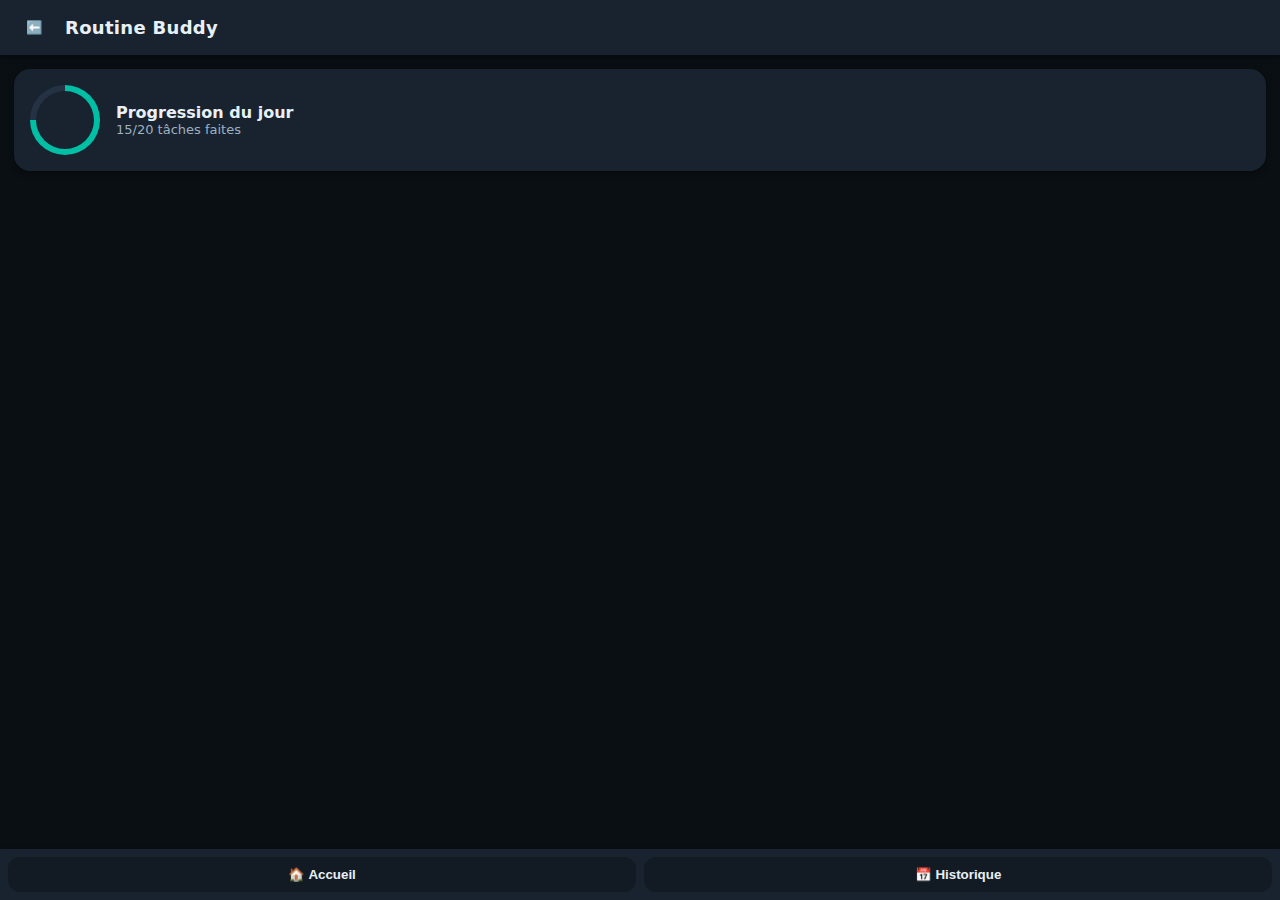
<file: app.html>
<!doctype html>
<html lang="fr">
<head>
<meta charset="utf-8" />
<meta name="viewport" content="width=device-width, initial-scale=1, viewport-fit=cover" />
<title>Routine Buddy · Prototype Material</title>
<style>
:root{
  --bg:#0a0f14; --surface:#121b24; --surface2:#18232f; --text:#e8f0f7; --muted:#9fb0c0;
  --accent:#00bfa5; --ok:#4caf50; --warn:#ffc107; --bad:#f44336;
  --radius:16px; --shadow:0 2px 6px rgba(0,0,0,.4);
  --cat-Nutrition:#FFB703; --cat-Hygiène:#8ECAE6; --cat-Exercice:#2A9D8F; --cat-Sommeil:#4A4E69; --cat-Social:#F4A261; --cat-Autre:#9B5DE5;
}
*{box-sizing:border-box;margin:0;padding:0}
body{font-family:Roboto,system-ui,sans-serif;background:var(--bg);color:var(--text);min-height:100svh;display:flex;flex-direction:column;}
header{position:sticky;top:0;z-index:10;background:var(--surface2);box-shadow:var(--shadow);}
.head-wrap{display:flex;align-items:center;gap:12px;padding:12px 16px;}
.h-title{font-weight:700;font-size:18px;letter-spacing:.3px;}
.icon-btn{border:none;background:var(--surface2);color:var(--text);border-radius:12px;padding:8px 10px;display:flex;align-items:center;justify-content:center;transition:.2s}
.icon-btn:hover{background:var(--surface);}

main{flex:1;padding:14px;display:flex;flex-direction:column;gap:14px;}
.summary{background:var(--surface2);border-radius:var(--radius);padding:16px;display:flex;align-items:center;gap:16px;box-shadow:var(--shadow);}
.progress{width:70px;height:70px;border-radius:50%;display:grid;place-items:center;position:relative;background:conic-gradient(var(--accent) calc(var(--p)*1%), #243244 0);}
.progress::after{content:"";position:absolute;inset:6px;background:var(--surface2);border-radius:50%;}
.progress span{position:relative;font-weight:700;font-size:14px;}

.grid{display:grid;grid-template-columns:1fr 1fr;gap:12px;}
.card{background:var(--surface2);border-radius:var(--radius);padding:14px;display:flex;flex-direction:column;gap:10px;box-shadow:var(--shadow);transition:.2s;cursor:pointer;}
.card:hover{transform:translateY(-2px);}
.card h3{margin:0;font-size:16px;display:flex;align-items:center;gap:6px;}
.count{font-size:13px;color:var(--muted);}
.emoji-row{display:flex;flex-wrap:wrap;gap:8px;}
.emoji{font-size:24px;}
.card[data-status="red"]{outline:2px solid var(--bad)}
.card[data-status="yellow"]{outline:2px solid var(--warn)}
.card[data-status="green"]{outline:2px solid var(--ok)}

.view{display:none;}
.view.active{display:block;}
.cat-head{display:flex;align-items:center;gap:10px;margin-bottom:10px;}
.back{border:none;background:var(--surface2);color:var(--text);border-radius:12px;padding:8px 12px;box-shadow:var(--shadow);}
.add{margin-left:auto;background:var(--accent);color:#fff;border:none;padding:8px 12px;border-radius:12px;box-shadow:var(--shadow);}

.task{background:var(--surface2);border-radius:var(--radius);padding:12px 14px;display:flex;align-items:center;gap:12px;box-shadow:var(--shadow);margin-bottom:10px;transition:.2s;}
.task.done{opacity:.6;text-decoration:line-through;}
.checkbox{width:28px;height:28px;border-radius:50%;border:2px solid var(--muted);display:flex;align-items:center;justify-content:center;font-size:16px;cursor:pointer;transition:.2s;}
.checkbox.checked{background:var(--accent);border-color:var(--accent);color:#fff;}
.task .em{font-size:28px;}
.task .title{font-weight:600;}
.badge{font-size:11px;padding:4px 8px;border-radius:8px;background:var(--surface);color:var(--muted);}

footer{position:sticky;bottom:0;background:var(--surface2);box-shadow:var(--shadow);}
.nav{display:flex;gap:8px;padding:8px;}
.nav button{flex:1;border:none;border-radius:12px;background:var(--surface);color:var(--text);padding:10px;font-weight:600;}
</style>
</head>
<body>
<header>
  <div class="head-wrap">
    <button class="icon-btn" id="backBtn">⬅️</button>
    <div class="h-title">Routine Buddy</div>
  </div>
</header>
<main>
  <section id="home" class="view active">
    <div class="summary">
      <div class="progress" id="progress" style="--p:75"><span>75%</span></div>
      <div>
        <strong>Progression du jour</strong>
        <div class="count">15/20 tâches faites</div>
      </div>
    </div>
    <div class="grid" id="catGrid"></div>
  </section>

  <section id="category" class="view">
    <div class="cat-head">
      <button class="back" id="catBack">⬅️</button>
      <h2 id="catTitle">Catégorie</h2>
      <button class="add" id="addBtn">+ Ajouter</button>
    </div>
    <div id="taskList">
      <div class="task"><div class="checkbox"></div><div class="em">🍳</div><div><div class="title">Petit-déj protéiné</div><div class="badge">*️⃣ Obligatoire</div></div></div>
    </div>
  </section>
</main>
<footer>
  <div class="nav">
    <button>🏠 Accueil</button>
    <button>📅 Historique</button>
  </div>
</footer>

<script>
// visuel Material pour checkbox
const taskList=document.getElementById('taskList');
taskList.addEventListener('click',e=>{
  const box=e.target.closest('.checkbox');
  if(box){
    box.classList.toggle('checked');
    const task=box.closest('.task');
    task.classList.toggle('done');
  }
});
</script>
</body>
</html>
</file>
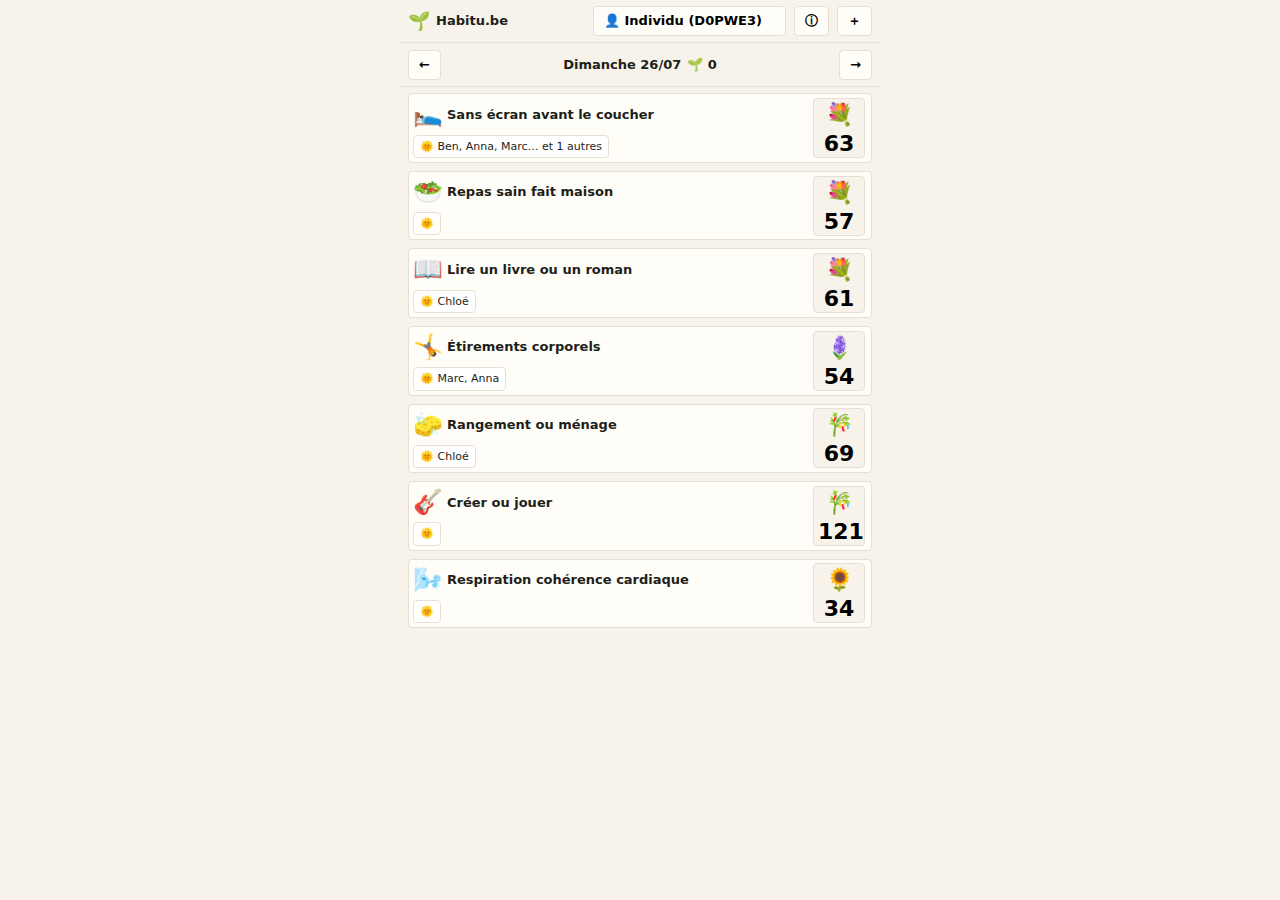
<file: public/index2.html>
<!doctype html><html lang="fr"><head><meta charset="utf-8"/><meta name="viewport" content="width=device-width, initial-scale=1, viewport-fit=cover"/><title>Habitu.be — Prototype (ultra-léger)</title>
<style>
:root{--bg:#f7f3ea;--card:#fffdf8;--text:#1e1f1a;--green:#2a7a57;--border:#e6dfd2;--r:4px;--gap:8px;--fs:13px}
*{box-sizing:border-box}html,body{height:100%}body{margin:0;font:400 var(--fs)/1.35 system-ui,-apple-system,Roboto,sans-serif;color:var(--text);background:var(--bg)}
#app{max-width:480px;margin:0 auto;min-height:100%;display:flex;flex-direction:column;position:relative}
.heat{position:fixed;left:0;right:0;bottom:0;height:0;background:linear-gradient(0deg,#8ec5a8,transparent);opacity:.35;pointer-events:none;z-index:0}
button,.select,.tab,.stab,.btn,.btnToggle,.navbtn,.calBtn,.backMini{font:600 13px/1.2 system-ui,-apple-system,Roboto,sans-serif;padding:6px 10px;border-radius:var(--r);cursor:pointer;border:1px solid var(--border);background:var(--card)}
.btn.primary{background:var(--green);color:#fff;border-color:transparent}.btn.danger{border-color:#d99;color:#600;background:#fff5f5}
.btnToggle.active,.tab.active,.stab.active{outline:2px solid var(--green)}.select{appearance:none}
.top{position:sticky;top:0;background:var(--bg);z-index:6;border-bottom:1px solid var(--border);padding:6px var(--gap);display:flex;align-items:center;gap:8px}
.brand{font-weight:800;cursor:pointer;display:flex;align-items:center;gap:6px}.brand .logo{font-size:18px}.spacer{flex:1}
.daysWrap{position:sticky;top:44px;background:var(--bg);z-index:5;border-bottom:1px solid var(--border);padding:6px var(--gap);display:flex;align-items:center;gap:6px;justify-content:space-between}
.dateLabel,.todayCount{font-weight:700;padding:0;border:none;background:transparent}
.list{padding:var(--gap);display:grid;grid-template-columns:1fr;gap:var(--gap);position:relative;z-index:1}
.card{border:1px solid var(--border);background:var(--card);border-radius:var(--r);display:grid;grid-template-columns:1fr 64px;overflow:hidden}
.card.done{border:2px solid var(--green)}
.content{padding:4px;display:flex;flex-direction:column;gap:4px;cursor:pointer}
.title{font-weight:700;display:flex;align-items:center;gap:4px;font-size:13px;min-height:22px}.title .hint{color:#5b5b56;font-weight:500}
.friends{margin-top:auto;display:flex;gap:6px;align-items:center;flex-wrap:wrap}
.badge{display:flex;align-items:center;gap:6px;padding:4px 6px;border:1px solid var(--border);border-radius:var(--r);background:#fff;font-size:11px;line-height:1.2}
.levelCol{padding:0 6px;display:flex;align-items:center;justify-content:center;cursor:pointer}
.levelBtn{width:100%;height:60px;border-radius:var(--r);border:1px solid var(--border);background:#f7f3ea;display:flex;flex-direction:column;align-items:center;justify-content:center;user-select:none;line-height:1.05;position:relative}
.levelBtn .big{position:absolute;top:4px;left:0;right:0;text-align:center;font-size:22px;font-weight:800}
.levelBtn .scoreText{position:absolute;bottom:2px;left:4px;right:4px;text-align:center;font-size:22px;font-weight:800;line-height:1}
.section{padding:var(--gap)}
.detailHead{display:flex;align-items:center;gap:8px;position:sticky;top:0;z-index:5;background:var(--bg);padding:6px var(--gap);border-bottom:1px solid var(--border)}
.detailTitle{font-weight:800;font-size:16px}
.tabs{display:flex;gap:6px;padding:var(--gap);border-bottom:1px solid var(--border);background:var(--bg);position:sticky;top:80px;z-index:4}
.tab{flex:1;text-align:center}.view{display:none}.view.active{display:block}
.rankHeader{display:flex;gap:8px;align-items:center;justify-content:space-between;margin-top:8px}
.rank{display:grid;gap:8px;margin-top:8px}
.row{display:flex;justify-content:space-between;align-items:center;padding:6px;border:1px solid var(--border);background:var(--card);border-radius:var(--r)}
.scoreEmoji{font-size:26px;font-weight:900;margin-left:4px;white-space:pre-line}
.calendarWrap{padding:0 var(--gap) var(--gap)}
.calTop{display:flex;align-items:center;justify-content:space-between;margin-bottom:8px;gap:8px}
.calendar{display:grid;grid-template-columns:repeat(7,1fr);gap:6px}
.cell{height:55px;display:grid;place-items:center;border:1px dashed var(--border);background:var(--card);border-radius:var(--r);position:relative;overflow:hidden;cursor:pointer}
.dayNum{position:absolute;top:4px;right:6px;font-size:10px;color:#777}
.seedMark{position:absolute;top:18px;left:0;right:0;text-align:center;font-size:14px;line-height:1;font-weight:700}
.modal{position:fixed;inset:0;display:none;background:rgba(0,0,0,.2);padding:0;z-index:10}
.modal.on{display:flex;align-items:stretch;justify-content:stretch}
.sheet{position:absolute;inset:0;background:var(--card)}
.sheetHeader{position:sticky;top:0;display:flex;align-items:center;justify-content:space-between;gap:8px;padding:10px var(--gap);border-bottom:1px solid var(--border);background:var(--bg)}
.sheetBody{padding:var(--gap);height:calc(100% - 50px);overflow:auto}
.grid{display:grid;gap:8px}
.opt{border:1px solid var(--border);background:var(--card);border-radius:var(--r);padding:12px;display:flex;gap:8px;align-items:center;cursor:pointer}
.opt .emoji{font-size:20px}
.field{display:grid;gap:4px}
input[type="text"],textarea{padding:10px;border:1px solid var(--border);border-radius:var(--r);background:#fffdf8;font-size:13px}
textarea{min-height:72px}
.stabs{display:flex;gap:6px;padding:6px;position:sticky;top:52px;background:var(--bg);border-bottom:1px solid var(--border);z-index:2}
.stab{flex:1;text-align:center}
.sview{display:none}.sview.active{display:block}
.rowInline{display:flex;gap:8px;align-items:center}.rowInline input{flex:1}.rowInline .btn.copyOnly{padding:6px 10px}
</style>
</head><body>
<div class="heat" id="heat"></div>
<div id="app">
  <div class="top">
    <div class="brand" id="brand"><span class="logo">🌱</span>Habitu.be</div>
    <div class="spacer"></div>
    <select id="spaceSel" class="select" title="Changer d’espace"></select>
    <button class="navbtn" id="settingsBtn" title="Info">ⓘ</button>
    <button class="navbtn" id="addBtn" title="Ajouter">＋</button>
  </div>

  <div class="daysWrap" id="daysWrap">
    <button class="navbtn" id="prevDay">←</button>
    <div style="display:flex;align-items:center;gap:6px">
      <div class="dateLabel" id="dateLabel">—</div>
      <div class="todayCount" id="todayCount">🌱 0</div>
    </div>
    <div style="display:flex;gap:6px"><button class="navbtn" id="nextDay">→</button></div>
  </div>

  <main id="home" class="view active"><div class="list" id="cards"></div></main>

  <section id="detail" class="view">
    <div class="detailHead"><button class="backMini" id="backHome">←</button><div class="detailTitle" id="detailTitle"></div></div>
    <div class="tabs"><button class="tab active" data-tab="friends">👥 Amis</button><button class="tab" data-tab="progress">📅 Historique</button></div>
    <div class="section">
      <div class="view active" id="tab-friends">
        <div class="rankHeader">
          <b>Classement</b>
          <div style="font-size:12px;display:flex;gap:8px;align-items:center">
            Période:
            <div style="display:flex;gap:8px">
              <button class="btnToggle active" data-period="30" id="btnP30">30 jours</button>
              <button class="btnToggle" data-period="all" id="btnPAll">Total</button>
            </div>
          </div>
        </div>
        <div class="rank" id="rank"></div>
      </div>
      <div class="view" id="tab-progress">
        <div class="calendarWrap">
          <div class="calTop">
            <div style="display:flex;gap:6px;align-items:center">
              <button class="calBtn" id="prevMonth">←</button>
              <div id="monthLabel" style="font-weight:700"></div>
              <button class="calBtn" id="nextMonth">→</button>
            </div>
            <div id="calWhoWrap" style="display:none;gap:6px;align-items:center">
              <span style="font-size:12px">Voir :</span>
              <select id="calWho" class="select" style="padding:6px"></select>
            </div>
          </div>
          <div class="calendar" id="cal"></div>
        </div>
      </div>
    </div>
  </section>

  <div class="modal" id="modalAdd">
    <div class="sheet">
      <div class="sheetHeader"><div id="modalTitle">Ajouter</div><button class="closeX" id="closeAdd">⨉</button></div>
      <div class="sheetBody">
        <div class="grid">
          <div class="opt" id="addHabit"><div class="emoji">🌱</div><div><b>Nouvelle habitude</b><div class="subtitle">Rejoindre un défi</div></div></div>
          <div class="opt" id="inviteFriend"><div class="emoji">🌞</div><div><b>Inviter un ami</b><div class="subtitle">Lien à partager</div></div></div>
          <div class="opt" id="joinSpace"><div class="emoji">🤝</div><div><b>Rejoindre un espace</b><div class="subtitle">Entrer un code</div></div></div>
        </div>
      </div>
    </div>
  </div>

  <div class="modal" id="modalInvite">
    <div class="sheet">
      <div class="sheetHeader"><div>Inviter un ami</div><button class="closeX" id="closeInvite">⨉</button></div>
      <div class="sheetBody">
        <div class="grid">
          <div class="field">
            <label><b>Lien à partager</b></label>
            <div class="rowInline"><input id="inviteLink" type="text" readonly/><button class="btn copyOnly" id="copyInvite" title="Copier">🔗</button></div>
            <div class="subtitle">Le lien contient le code de ton espace.</div>
          </div>
        </div>
      </div>
    </div>
  </div>

  <div class="modal" id="modalHabit">
    <div class="sheet">
      <div class="sheetHeader"><div id="habitTitle">Nouvelle habitude</div><button class="closeX" id="closeHabit">⨉</button></div>
      <div class="sheetBody"><div class="grid" id="step1"></div><div class="grid" id="step2" style="display:none"></div></div>
    </div>
  </div>

  <div class="modal" id="modalSpace">
    <div class="sheet">
      <div class="sheetHeader"><div>Créer / Rejoindre un espace</div><button class="closeX" id="closeSpace">⨉</button></div>
      <div class="sheetBody">
        <div class="grid">
          <div class="field"><label><b>Code (6 caractères alphanumériques)</b></label>
            <div style="display:flex;gap:8px;align-items:center">
              <input id="spaceCode" type="text" placeholder="ABC123" maxlength="6" style="text-transform:uppercase"/>
              <button class="btn" id="spaceGen">Créer</button>
            </div>
          </div>
          <div class="field"><label><b>Ton prénom</b></label><input id="spaceName" type="text" placeholder="Prénom"/></div>
          <div class="grid" style="grid-template-columns:1fr 1fr"><button class="btn" id="spaceCancel">Annuler</button><button class="btn primary" id="spaceSave">Rejoindre</button></div>
          <div class="subtitle">Prototype : si tu crées un code, un mini-assistant te demande le type & le profil.</div>
        </div>
      </div>
    </div>
  </div>

  <div class="modal" id="modalWizard">
    <div class="sheet">
      <div class="sheetHeader"><div id="wizTitle">Configurer l’espace</div><button class="closeX" id="closeWizard">⨉</button></div>
      <div class="sheetBody"><div class="grid" id="wizStep"></div></div>
    </div>
  </div>

  <div class="modal" id="modalSettings">
    <div class="sheet">
      <div class="sheetHeader"><div id="spaceHeaderTitle"></div><button class="closeX" id="closeSettings">⨉</button></div>
      <div class="stabs"><button class="stab active" data-sview="sinfo">Info</button><button class="stab" data-sview="sparams">Paramètres</button></div>
      <div class="sheetBody">
        <div class="sview active" id="sinfo">
          <div class="grid">
            <div class="field"><label><b>Description</b></label><textarea id="spaceDesc" placeholder="Description courte de l’espace…"></textarea></div>
            <div class="opt"><div><b>Barème des plantes</b><div class="subtitle" id="legendText"></div></div></div>
          </div>
        </div>
        <div class="sview" id="sparams">
          <div class="grid">
            <div class="opt">
              <div><b>Période affichée</b><div class="subtitle">Classements & badges</div>
                <div style="margin-top:6px;display:flex;gap:8px"><button class="btnToggle" data-period="30">30 jours</button><button class="btnToggle" data-period="all">Total</button></div>
              </div>
            </div>
            <div class="field"><label><b>Prénom</b></label><input id="paramName" type="text" value="Moi"/></div>
            <div class="field"><label><b>Nom de l’espace</b></label><input id="paramSpaceLabel" type="text"/></div>
          </div>
          <div style="margin-top:12px"><button class="btn danger" id="quitSpaceBtn">Quitter</button></div>
        </div>
      </div>
    </div>
  </div>
</div>

<script>
const CATS=[{id:'sante',emoji:'🩺',nom:'Santé'},{id:'relations',emoji:'🤝',nom:'Relations'},{id:'esprit',emoji:'🧠',nom:'Esprit'},{id:'corps',emoji:'💪',nom:'Corps'},{id:'vie',emoji:'🧺',nom:'Vie'},{id:'loisirs',emoji:'🎨',nom:'Loisirs'},{id:'repos',emoji:'😌',nom:'Repos'}];
const CHALLENGES=[{type:'private',id:'screenoff',cat:'sante',emoji:'🛌',titre:'Sans écran avant le coucher',amis:['Anna','Ben','Chloé','Marc','Marie']},{type:'private',id:'repas',cat:'sante',emoji:'🥗',titre:'Repas sain fait maison',amis:['Ben','Duc']},{type:'private',id:'lire',cat:'esprit',emoji:'📖',titre:'Lire un livre ou un roman',amis:['Chloé']},{type:'private',id:'etire',cat:'corps',emoji:'🤸',titre:'Étirements corporels',amis:['Anna','Marc']},{type:'private',id:'ranger',cat:'vie',emoji:'🧽',titre:'Rangement ou ménage',amis:['Chloé']},{type:'private',id:'creer',cat:'loisirs',emoji:'🎸',titre:'Créer ou jouer',amis:['Ben','Pauline']},{type:'private',id:'respirer',cat:'repos',emoji:'🌬️',titre:'Respiration cohérence cardiaque',amis:['Anna','Marie']}];
const GROUP_CHALLENGES=[{type:'group',id:'silence_matin',cat:'coloc',emoji:'🤫',titre:'Silence matinal',amis:['Anna','Ben','Chloé','Marc','Marie']},{type:'group',id:'poubelles',cat:'coloc',emoji:'🗑️',titre:'Descendre les poubelles',amis:['Anna','Ben','Chloé','Marc','Marie']},{type:'group',id:'cuisine',cat:'coloc',emoji:'🧽',titre:'Nettoyer la cuisine',amis:['Anna','Ben','Chloé','Marc','Marie']},{type:'group',id:'communs',cat:'coloc',emoji:'🧺',titre:'Ranger les communs',amis:['Anna','Ben','Chloé','Marc','Marie']},{type:'group',id:'apero_coloc',cat:'coloc',emoji:'🍝',titre:'Repas partagé',amis:['Anna','Ben','Chloé','Marc','Marie']},{type:'group',id:'energie',cat:'coloc',emoji:'⚡',titre:'Économie d’énergie',amis:['Anna','Ben','Chloé','Marc','Marie']},{type:'group',id:'wc_sdb',cat:'coloc',emoji:'🚽',titre:'Nettoyer WC & SDB',amis:['Anna','Ben','Chloé','Marc','Marie']},{type:'group',id:'silence_nuit',cat:'coloc',emoji:'🌙',titre:'Silence nocturne',amis:['Anna','Ben','Chloé','Marc','Marie']}];
const FAMILY_CHALLENGES=[{type:'group',id:'planning_semaine',cat:'famille',emoji:'📅',titre:'Planning familial mis à jour',amis:['Maman','Papa','Léa','Tom']},{type:'group',id:'courses_pretes',cat:'famille',emoji:'🛒',titre:'Liste de courses faite ensemble',amis:['Maman','Papa','Léa','Tom']},{type:'group',id:'linge_plié',cat:'famille',emoji:'👕',titre:'Linge lavé, plié, rangé',amis:['Maman','Papa','Léa','Tom']},{type:'group',id:'repas_prevu',cat:'famille',emoji:'🍲',titre:'Menus de la semaine planifiés',amis:['Maman','Papa','Léa','Tom']},{type:'group',id:'rdv_prepares',cat:'famille',emoji:'📋',titre:'Rendez-vous & trajets anticipés',amis:['Maman','Papa','Léa','Tom']},{type:'group',id:'chambres_rangees',cat:'famille',emoji:'🧺',titre:'Pièces communes et chambres rangées',amis:['Maman','Papa','Léa','Tom']},{type:'group',id:'tri_recyclage',cat:'famille',emoji:'♻️',titre:'Tri sélectif & poubelles sorties',amis:['Maman','Papa','Léa','Tom']},{type:'group',id:'check_dimanche',cat:'famille',emoji:'🕒',titre:'Préparation de la semaine le dimanche',amis:['Maman','Papa','Léa','Tom']}];
const CLASS_CHALLENGES=[{type:'group',id:'materiel_commun',cat:'classe',emoji:'📦',titre:'Matériel collectif en ordre',amis:['M. Dupont','Emma','Lucas','Sarah','Yanis','Clara']},{type:'group',id:'tableaux_prop',cat:'classe',emoji:'🧽',titre:'Tableau nettoyé en fin de cours',amis:['M. Dupont','Emma','Lucas','Sarah','Yanis','Clara']},{type:'group',id:'affiches',cat:'classe',emoji:'📜',titre:'Affichage clair et à jour',amis:['M. Dupont','Emma','Lucas','Sarah','Yanis','Clara']},{type:'group',id:'projets_planifies',cat:'classe',emoji:'🗂️',titre:'Projets ou exposés planifiés',amis:['M. Dupont','Emma','Lucas','Sarah','Yanis','Clara']},{type:'group',id:'materiel_partage',cat:'classe',emoji:'✏️',titre:'Outils partagés bien rangés',amis:['M. Dupont','Emma','Lucas','Sarah','Yanis','Clara']},{type:'group',id:'retard_groupe',cat:'classe',emoji:'⏰',titre:'Tous à l’heure au début du cours',amis:['M. Dupont','Emma','Lucas','Sarah','Yanis','Clara']},{type:'group',id:'bilan_vendredi',cat:'classe',emoji:'📊',titre:'Bilan collectif du vendredi fait',amis:['M. Dupont','Emma','Lucas','Sarah','Yanis','Clara']},{type:'group',id:'gestion_roles',cat:'classe',emoji:'🪑',titre:'Rôles (président, secrétaire...) répartis',amis:['M. Dupont','Emma','Lucas','Sarah','Yanis','Clara']}];
const OFFICE_CHALLENGES=[{type:'group',id:'planning_equipe',cat:'bureau',emoji:'📅',titre:'Planning d’équipe synchronisé',amis:['Alice','Bob','Carla','Dan']},{type:'group',id:'reunion_prete',cat:'bureau',emoji:'🗓️',titre:'Réunion préparée & documentée',amis:['Alice','Bob','Carla','Dan']},{type:'group',id:'projets_suivis',cat:'bureau',emoji:'📋',titre:'Suivi des projets mis à jour',amis:['Alice','Bob','Carla','Dan']},{type:'group',id:'stock_rangé',cat:'bureau',emoji:'📦',titre:'Matériel ou fournitures en ordre',amis:['Alice','Bob','Carla','Dan']},{type:'group',id:'postes_propres',cat:'bureau',emoji:'🧽',titre:'Bureaux et espace commun rangés',amis:['Alice','Bob','Carla','Dan']},{type:'group',id:'checkin_lundi',cat:'bureau',emoji:'🧭',titre:'Check-in collectif du lundi',amis:['Alice','Bob','Carla','Dan']},{type:'group',id:'docs_partages',cat:'bureau',emoji:'💾',titre:'Docs communs organisés et nommés',amis:['Alice','Bob','Carla','Dan']},{type:'group',id:'cloture_vendredi',cat:'bureau',emoji:'🕔',titre:'Clôture de la semaine en équipe',amis:['Alice','Bob','Carla','Dan']}];

const $=s=>document.querySelector(s), $$=s=>Array.from(document.querySelectorAll(s));
function fmtDate(d){const M=['01','02','03','04','05','06','07','08','09','10','11','12'][d.getMonth()];const j=String(d.getDate()).padStart(2,'0');const J=['Dimanche','Lundi','Mardi','Mercredi','Jeudi','Vendredi','Samedi'][d.getDay()];return `${J} ${j}/${M}`;}
function genCode(){const c='ABCDEFGHIJKLMNOPQRSTUVWXYZ0123456789';let s='';for(let i=0;i<6;i++)s+=c[Math.floor(Math.random()*c.length)];return s;}
function rint(a,b){return Math.floor(Math.random()*(b-a+1))+a;}
function lvlEmoji(v){if(v<=7)return'🌰';if(v<=14)return'🌱';if(v<=21)return'🍀';if(v<=28)return'🌼';if(v<=35)return'🌻';if(v<=42)return'🌷';if(v<=49)return'🌹';if(v<=56)return'🪻';if(v<=64)return'💐';return'🎋';}
function legend(){return['🌰 0–7 — Graine','🌱 8–14 — Pousse','🍀 15–21 — Trèfle','🌼 22–28 — Bourgeon','🌻 29–35 — Tournesol','🌷 36–42 — Tulipe','🌹 43–49 — Rose','🪻 50–56 — Lavande','💐 57–64 — Bouquet','🎋 65+ — Bambou'].join('<br>');}
function names(xs,m=3){if(xs.length<=m)return xs.join(', ');const s=xs.slice(0,m).join(', ');return `${s}… et ${xs.length-m} autres`;}

let period='30';
const SPACES={'D0PWE3':{emoji:'👤',label:'👤 Individu',type:'private',ch:CHALLENGES,desc:'Espace personnel.'},'E8D3FS':{emoji:'🏠',label:'🏠 Colocation',type:'group',ch:GROUP_CHALLENGES,desc:'Espace partagé à la maison.'},'WS32D7':{emoji:'❤️',label:'❤️ Famille',type:'group',ch:FAMILY_CHALLENGES,desc:'Routines familiales au quotidien.'},'SR3S0D':{emoji:'🏫',label:'🏫 Classe',type:'group',ch:CLASS_CHALLENGES,desc:'Vie de classe et rituels pédagogiques.'},'PD03XZ':{emoji:'🏢',label:'🏢 Bureau',type:'group',ch:OFFICE_CHALLENGES,desc:'Rituels simples pour mieux travailler.'}};
let spaceId='D0PWE3', userName='Moi', dayOff=0, genThis=false;
const claps={};(()=>{const all=[...CHALLENGES,...GROUP_CHALLENGES,...FAMILY_CHALLENGES,...CLASS_CHALLENGES,...OFFICE_CHALLENGES];all.forEach(c=>{claps[c.id]={};[...new Set([...c.amis,'Moi'])].forEach(n=>claps[c.id][n]=Math.floor(Math.random()*101));});})();

function curDate(){const t=new Date();t.setHours(0,0,0,0);t.setDate(t.getDate()+dayOff);return t;}
function setHeat(p){$("#heat").style.height=`${Math.max(0,Math.min(100,p))}%`;}
function getSpace(){return SPACES[spaceId]||SPACES['D0PWE3'];}
function listChallenges(){return getSpace().ch;}
function findAny(id){return [...CHALLENGES,...GROUP_CHALLENGES,...FAMILY_CHALLENGES,...CLASS_CHALLENGES,...OFFICE_CHALLENGES].find(c=>c.id===id);}

function renderDateBar(){$("#dateLabel").textContent=fmtDate(curDate());const s=$$('#cards .levelBtn').map(b=>+b.dataset.doneToday||0).reduce((a,b)=>a+b,0);$("#todayCount").textContent=`🌱 ${s}`;}
$("#prevDay").onclick=()=>{dayOff--;renderDateBar()};$("#nextDay").onclick=()=>{dayOff++;renderDateBar()};

let activeId=null, refBtn=null;
function renderCards(){
  const root=$("#cards");root.innerHTML='';const isGroup=getSpace().type==='group';
  listChallenges().forEach(it=>{
    const card=document.createElement('article');card.className='card';
    const cont=document.createElement('div');cont.className='content';
    const title=document.createElement('div');title.className='title';title.innerHTML=`<span style="font-size:24px">${it.emoji}</span><span class="base">${it.titre}</span><span class="hint" id="h-${it.id}"></span>`;
    const friends=document.createElement('div');friends.className='friends';
    if(isGroup){
      let seedNames=[];
      if(Math.random()<.5){const n=rint(1,2);seedNames=[...it.amis].sort(()=>Math.random()-.5).slice(0,n);const b=document.createElement('div');b.className='badge seed-badge';b.textContent=`🌱 ${names(seedNames)}`;friends.appendChild(b);}
      if(Math.random()<.7){const n=rint(2,5),sun=[...it.amis].sort(()=>Math.random()-.5).slice(0,n);const b=document.createElement('div');b.className='badge sun-badge';b.textContent=`🌞 ${names(sun)}`;friends.appendChild(b);}
      card._seedNames=seedNames;
    }else{
      const zero=Math.random()<.2;const n=zero?0:rint(1,5);const sun=n?[...it.amis].sort(()=>Math.random()-.5).slice(0,n):[];const b=document.createElement('div');b.className='badge sun-badge';b.textContent=n?`🌞 ${names(sun)}`:`🌞`;friends.appendChild(b);
    }
    cont.append(title,friends);

    const col=document.createElement('div');col.className='levelCol';
    const btn=document.createElement('button');btn.className='levelBtn';btn.dataset.cid=it.id;
    const base=Math.floor(Math.random()*65), suns=claps[it.id]?.['Moi']??0;
    btn.dataset.basePlants=String(base);btn.dataset.plants=String(base);btn.dataset.suns=String(suns);btn.dataset.doneToday='0';
    const draw=()=>{const p=+btn.dataset.plants||0;const s=+btn.dataset.suns||0;const tot=p+s;btn.innerHTML=`<div class="big">${lvlEmoji(tot)}</div><div class="scoreText">${tot}</div>`};draw();

    const updSeed=()=>{const sb=friends.querySelector('.seed-badge');if(!sb)return;const nm=card._seedNames||[];if(!nm.length){sb.remove();return}sb.textContent=`🌱 ${names(nm)}`};

    const toggle=()=>{const done=btn.dataset.doneToday==='1', b=+btn.dataset.basePlants||0;
      if(!done){btn.dataset.doneToday='1';btn.dataset.plants=String(b+1);card.classList.add('done');
        if(getSpace().type==='group'){if(!Array.isArray(card._seedNames))card._seedNames=[];if(!card._seedNames.includes('Moi'))card._seedNames.push('Moi');if(!friends.querySelector('.seed-badge')){const sb=document.createElement('div');sb.className='badge seed-badge';friends.prepend(sb)}updSeed();}
      }else{btn.dataset.doneToday='0';btn.dataset.plants=String(b);card.classList.remove('done');
        if(getSpace().type==='group'){if(Array.isArray(card._seedNames)){const i=card._seedNames.indexOf('Moi');if(i>-1)card._seedNames.splice(i,1);updSeed();}}
      }
      draw();renderDateBar();setHeat($$('.levelBtn').reduce((a,b)=>a+(b.dataset.doneToday==='1'?10:0),0));
    };
    col.onclick=toggle;cont.onclick=()=>openDetail(it.id,btn);
    col.append(btn);card.append(cont,col);root.appendChild(card);
  });
  renderDateBar();
}

function populateCalWho(){const wrap=$("#calWhoWrap"),sel=$("#calWho");if(getSpace().type!=='group'){wrap.style.display='none';return}wrap.style.display='flex';sel.innerHTML='';sel.add(new Option('Tous','__all__'));sel.add(new Option('Moi','Moi'));(findAny(activeId)?.amis||[]).forEach(n=>sel.add(new Option(n,n)));sel.value='__all__';}
function openDetail(id,btnRef){activeId=id;refBtn=btnRef;$("#home").classList.remove('active');$("#detail").classList.add('active');$("#daysWrap").style.display='none';$$('.tab').forEach(t=>t.classList.remove('active'));document.querySelector('[data-tab="friends"]').classList.add('active');$$('#detail .view').forEach(v=>v.classList.remove('active'));$('#tab-friends').classList.add('active');const it=findAny(id);$("#detailTitle").textContent=`${it.emoji} ${it.titre}`;renderRank();populateCalWho();renderCalendar();}
$("#backHome").onclick=$("#brand").onclick=()=>{$("#detail").classList.remove('active');$("#home").classList.add('active');$("#daysWrap").style.display='flex'};

function brnd(a,b){return Math.floor(Math.random()*(b-a+1))+a;}
function renderRank(){
  const it=findAny(activeId),range=period==='30'?[1,30]:[1,120];
  const rows=[...it.amis.map(n=>{const p=brnd(...range),s=brnd(...range);return{n,plants:p,suns:s,total:p+s,me:false}}),
    (()=>{const p=brnd(...range),s=brnd(...range);return{n:userName||'Moi',plants:p,suns:s,total:p+s,me:true}})()].sort((a,b)=>b.total-a.total);
  const root=$("#rank");root.innerHTML='';
  rows.forEach(({n,plants,suns,me})=>{
    const row=document.createElement('div');row.className='row';
    const left=document.createElement('div');left.style.display='flex';left.style.alignItems='center';left.style.gap='8px';
    const big=document.createElement('span');big.className='scoreEmoji';big.textContent=`${lvlEmoji(plants+suns)} ${plants+suns}`;
    const name=document.createElement('b');name.textContent=`${n}${me?' (toi)':''}`;left.append(big,name);
    const right=document.createElement('div');right.style.display='flex';right.style.alignItems='center';right.style.gap='12px';
    const clap=document.createElement('button');clap.className='navbtn';clap.dataset.liked='0';clap.dataset.base=String(suns);clap.title='🌞';clap.textContent=`🌞 ${suns}`;
    clap.onclick=()=>{const base=+clap.dataset.base||0,liked=clap.dataset.liked==='1';clap.dataset.liked=liked?'0':'1';clap.textContent=`🌞 ${liked?base:base+1}`;clap.style.outline=liked?'none':'2px solid var(--green)';};
    right.append(clap);row.append(left,right);root.appendChild(row);
  });
}
function updPeriodBtns(){$$('#btnP30,#btnPAll,#modalSettings .btnToggle').forEach(b=>b.classList.toggle('active',b.dataset.period===period))}
$('#btnP30').onclick=()=>{period='30';updPeriodBtns();renderRank()};$('#btnPAll').onclick=()=>{period='all';updPeriodBtns();renderRank()};

let calOff=0;
function minfo(off=0){const b=new Date();b.setDate(1);b.setMonth(b.getMonth()+off);const y=b.getFullYear(),m=b.getMonth();return{y,m,fd:(new Date(y,m,1).getDay()+6)%7,days:new Date(y,m+1,0).getDate()}}
function renderCalendar(){
  const wrap=$("#cal");wrap.innerHTML='';const {y,m,fd,days}=minfo(calOff);const months=['Jan','Fév','Mar','Avr','Mai','Juin','Juil','Aoû','Sep','Oct','Nov','Déc'];let monthSeeds=0;
  for(let i=0;i<fd;i++){const c=document.createElement('div');c.className='cell';c.style.opacity=.35;wrap.appendChild(c)}
  const today=new Date(),sameMonth=(calOff===0),isGroup=getSpace().type==='group';let prob=.5; if(isGroup){const who=$("#calWho").value||'__all__';prob=(who==='__all__')?.35:.15}
  for(let d=1;d<=days;d++){const c=document.createElement('div');c.className='cell';const dn=document.createElement('div');dn.className='dayNum';dn.textContent=String(d);c.appendChild(dn);
    if(Math.random()<prob){const seed=document.createElement('div');seed.className='seedMark';seed.textContent='🌱';c.appendChild(seed);monthSeeds++}
    if(sameMonth&&d===today.getDate()){c.style.outline=`2px solid ${getComputedStyle(document.documentElement).getPropertyValue('--green')}`}
    c.onclick=()=>{const b=new Date();b.setDate(1);b.setMonth(b.getMonth()+calOff);const tgt=new Date(b.getFullYear(),b.getMonth(),d),now=new Date();now.setHours(0,0,0,0);dayOff=Math.round((tgt-now)/86400000);$("#detail").classList.remove('active');$("#home").classList.add('active');$("#daysWrap").style.display='flex';renderDateBar();window.scrollTo({top:0,behavior:'smooth'})};
    wrap.appendChild(c)
  }
  $("#monthLabel").textContent=`${months[m]} ${y} · 🌱${monthSeeds}`;
}
$("#prevMonth").onclick=()=>{calOff--;renderCalendar()};$("#nextMonth").onclick=()=>{calOff++;renderCalendar()};$("#calWho")?.addEventListener('change',renderCalendar);

$$('.tab').forEach(t=>t.addEventListener('click',()=>{$$('.tab').forEach(x=>x.classList.remove('active'));t.classList.add('active');const n=t.dataset.tab;$$('#detail .view').forEach(v=>v.classList.remove('active'));$('#tab-'+n).classList.add('active');if(n==='progress')renderCalendar()}));

const mAdd=$("#modalAdd"),mHabit=$("#modalHabit"),mInvite=$("#modalInvite"),mSettings=$("#modalSettings"),mSpace=$("#modalSpace"),mWizard=$("#modalWizard");
const open=m=>m.classList.add('on'), close=m=>m.classList.remove('on');

$("#addBtn").onclick=()=>open(mAdd);$("#closeAdd").onclick=()=>close(mAdd);
$("#addHabit").onclick=()=>{close(mAdd);open(mHabit);step1()};$("#inviteFriend").onclick=()=>{close(mAdd);openInvite()};$("#joinSpace").onclick=()=>{close(mAdd);open(mSpace)};
function openInvite(){const code=spaceId;$("#inviteLink").value=`https://habitu.be/?code=${code}`;open(mInvite)}
$("#closeInvite").onclick=()=>close(mInvite);
$("#copyInvite").onclick=async()=>{try{await navigator.clipboard.writeText($("#inviteLink").value);alert("Lien copié !")}catch(e){alert("Copie impossible")}}

function switchS(id){$$('.stab').forEach(b=>b.classList.toggle('active',b.dataset.sview===id));$$('.sview').forEach(v=>v.classList.toggle('active',v.id===id))}
$$('.stab').forEach(b=>b.onclick=()=>switchS(b.dataset.sview));
$("#closeSettings").onclick=()=>{saveSettings();close(mSettings)};

function saveSettings(){
  const sp=getSpace();
  sp.desc=$("#spaceDesc").value.trim();
  userName=$("#paramName").value.trim()||'Moi';
  const txt=$("#paramSpaceLabel").value.trim()||sp.label;
  const hasEmoji=/^\p{Emoji}/u.test(txt);
  sp.label=hasEmoji?txt:`${sp.emoji} ${txt}`;
  updSel();updSettingsTitle();
}

$("#quitSpaceBtn").onclick=()=>{const sp=getSpace();if(confirm(`Quitter ${sp.label} (${spaceId}) ?`)){spaceId='D0PWE3';updSel();renderCards();close(mSettings)}};

$("#settingsBtn").onclick=()=>{
  const sp=getSpace();updSettingsTitle();$("#legendText").innerHTML=legend();$("#spaceDesc").value=sp.desc||'';$("#paramName").value=userName||'Moi';$("#paramSpaceLabel").value=sp.label;
  $$('#modalSettings .btnToggle').forEach(b=>{b.classList.toggle('active',b.dataset.period===period);b.onclick=()=>{period=b.dataset.period;updPeriodBtns();renderRank()}})
  $("#quitSpaceBtn").textContent=`Quitter ${sp.label} (${spaceId})`;switchS('sinfo');open(mSettings);
};
function updSettingsTitle(){const sp=getSpace();$("#spaceHeaderTitle").textContent=`${sp.label} (${spaceId})`}

let pickedCat=null;
function step1(){const root=$("#step1");$("#step1").style.display='grid';$("#step2").style.display='none';root.innerHTML='';CATS.forEach(c=>{const el=document.createElement('div');el.className='opt';el.innerHTML=`<div class="emoji">${c.emoji}</div><div><b>${c.nom}</b></div>`;el.onclick=()=>{pickedCat=c.id;step2()};root.appendChild(el)})}
function step2(){const root=$("#step2");$("#step1").style.display='none';$("#step2").style.display='grid';root.innerHTML='';CHALLENGES.filter(x=>x.cat===pickedCat).forEach(x=>{const el=document.createElement('div');el.className='opt';el.innerHTML=`<div class="emoji">${x.emoji}</div><div><b>${x.titre}</b></div>`;el.onclick=()=>{alert("Habitude ajoutée (démo)");close(mHabit)};root.appendChild(el)})}
$("#closeHabit").onclick=()=>close(mHabit);

$("#spaceGen").onclick=()=>{$("#spaceCode").value=genCode();genThis=true};$("#spaceCancel").onclick=()=>{close(mSpace);genThis=false};$("#closeSpace").onclick=()=>{close(mSpace);genThis=false};
$("#spaceSave").onclick=()=>{
  const code=($("#spaceCode").value||'').toUpperCase().replace(/[^A-Z0-9]/g,'').slice(0,6), name=($("#spaceName").value||'').trim()||'Moi';
  if(!code){alert("Entre un code d’espace.");return}
  if(genThis){close(mSpace);launchWizard(code,name)}else{if(!SPACES[code])SPACES[code]={emoji:'👤',label:'👤 Individu',type:'private',ch:CHALLENGES,desc:''};spaceId=code;userName=name;updSel();renderCards();close(mSpace)}
  genThis=false;
};

let wiz={code:'',name:'',type:'private',profile:'Autre'};
function launchWizard(code,name){wiz={code,name,type:'private',profile:'Autre'};open(mWizard);wizType()}
function wizType(){$("#wizTitle").textContent="Choisir le type d’espace";const root=$("#wizStep");root.innerHTML='';[{id:'private',emoji:'👤',title:'Privé',desc:'Espace personnel.'},{id:'group',emoji:'👥',title:'Collectif',desc:'Badges visibles.'}].forEach(o=>{const el=document.createElement('div');el.className='opt';el.innerHTML=`<div class="emoji">${o.emoji}</div><div><b>${o.title}</b><div class="subtitle">${o.desc}</div></div>`;el.onclick=()=>{wiz.type=o.id;wizProfile()};root.appendChild(el)})}
function wizProfile(){$("#wizTitle").textContent="Choisir un profil";const root=$("#wizStep");root.innerHTML='';[{id:'Famille',emoji:'❤️',desc:'Routines familiales.'},{id:'Colocation',emoji:'🏠',desc:'Vie commune.'},{id:'Bureau',emoji:'🏢',desc:'Rituels d’équipe.'},{id:'Autre',emoji:'✨',desc:'Profil libre.'}].forEach(o=>{const el=document.createElement('div');el.className='opt';el.innerHTML=`<div class="emoji">${o.emoji}</div><div><b>${o.id}</b><div class="subtitle">${o.desc}</div></div>`;el.onclick=()=>{wiz.profile=o.id;wizFinalize()};root.appendChild(el)})}
function wizFinalize(){
  const code=wiz.code;let d={emoji:'👤',label:'👤 Individu',type:'private',ch:CHALLENGES,desc:'Espace personnel.'};
  if(wiz.type==='group'){if(wiz.profile==='Famille')d={emoji:'❤️',label:'❤️ Famille',type:'group',ch:FAMILY_CHALLENGES,desc:'Routines familiales au quotidien.'};else if(wiz.profile==='Colocation')d={emoji:'🏠',label:'🏠 Colocation',type:'group',ch:GROUP_CHALLENGES,desc:'Espace partagé à la maison.'};else if(wiz.profile==='Bureau')d={emoji:'🏢',label:'🏢 Bureau',type:'group',ch:OFFICE_CHALLENGES,desc:'Rituels simples pour mieux travailler.'};else d={emoji:'👥',label:'👥 Collectif',type:'group',ch:GROUP_CHALLENGES,desc:'Espace partagé.'}}
  SPACES[code]=d;spaceId=code;userName=wiz.name;updSel();close(mWizard);renderCards();
}
$("#closeWizard").onclick=()=>close(mWizard);

function updSel(){
  const sel=$("#spaceSel");sel.innerHTML='';
  const order=['E8D3FS','D0PWE3','WS32D7','SR3S0D','PD03XZ'];
  order.forEach(id=>{if(SPACES[id]){const o=document.createElement('option');o.value=id;o.textContent=`${SPACES[id].label} (${id})`;sel.appendChild(o)}})
  Object.keys(SPACES).forEach(id=>{if(!order.includes(id)){const o=document.createElement('option');o.value=id;o.textContent=`${SPACES[id].label} (${id})`;sel.appendChild(o)}})
  sel.value=spaceId;
}
const sel=$("#spaceSel");sel.addEventListener('change',()=>{spaceId=sel.value;renderCards();if($("#detail").classList.contains('active')){$("#detail").classList.remove('active');$("#home").classList.add('active');$("#daysWrap").style.display='flex'}});

function renderCalendarAndKeepMonth(){renderCalendar()}
let dayInit=false;function renderDateOnce(){if(!dayInit){dayOff=0;renderDateBar();dayInit=true}}
renderCards();renderCalendarAndKeepMonth();renderDateOnce();updPeriodBtns();updSel();
document.addEventListener('keydown',e=>{if(e.key==='Escape'){[mAdd,mHabit,mInvite,mSettings,mSpace,mWizard].forEach(m=>m.classList.remove('on'))}})
</script>
</body></html>
</file>
